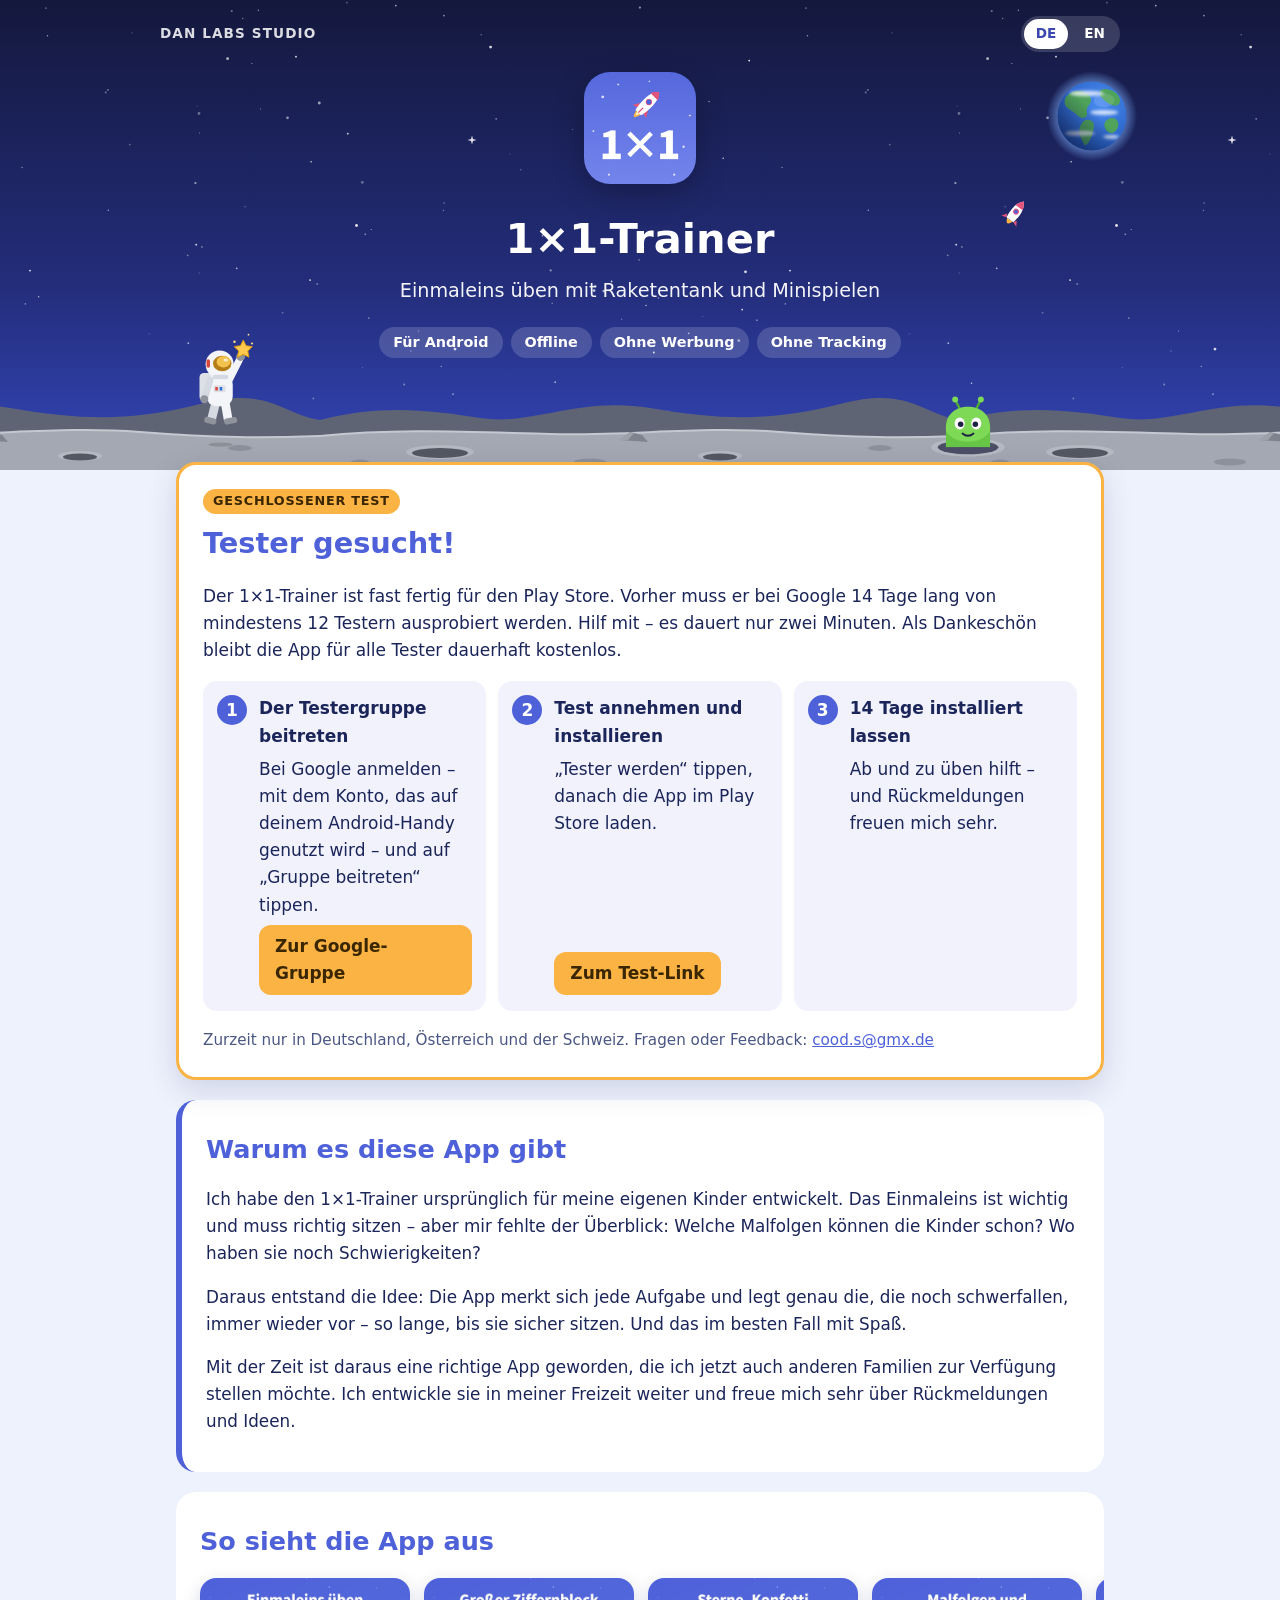
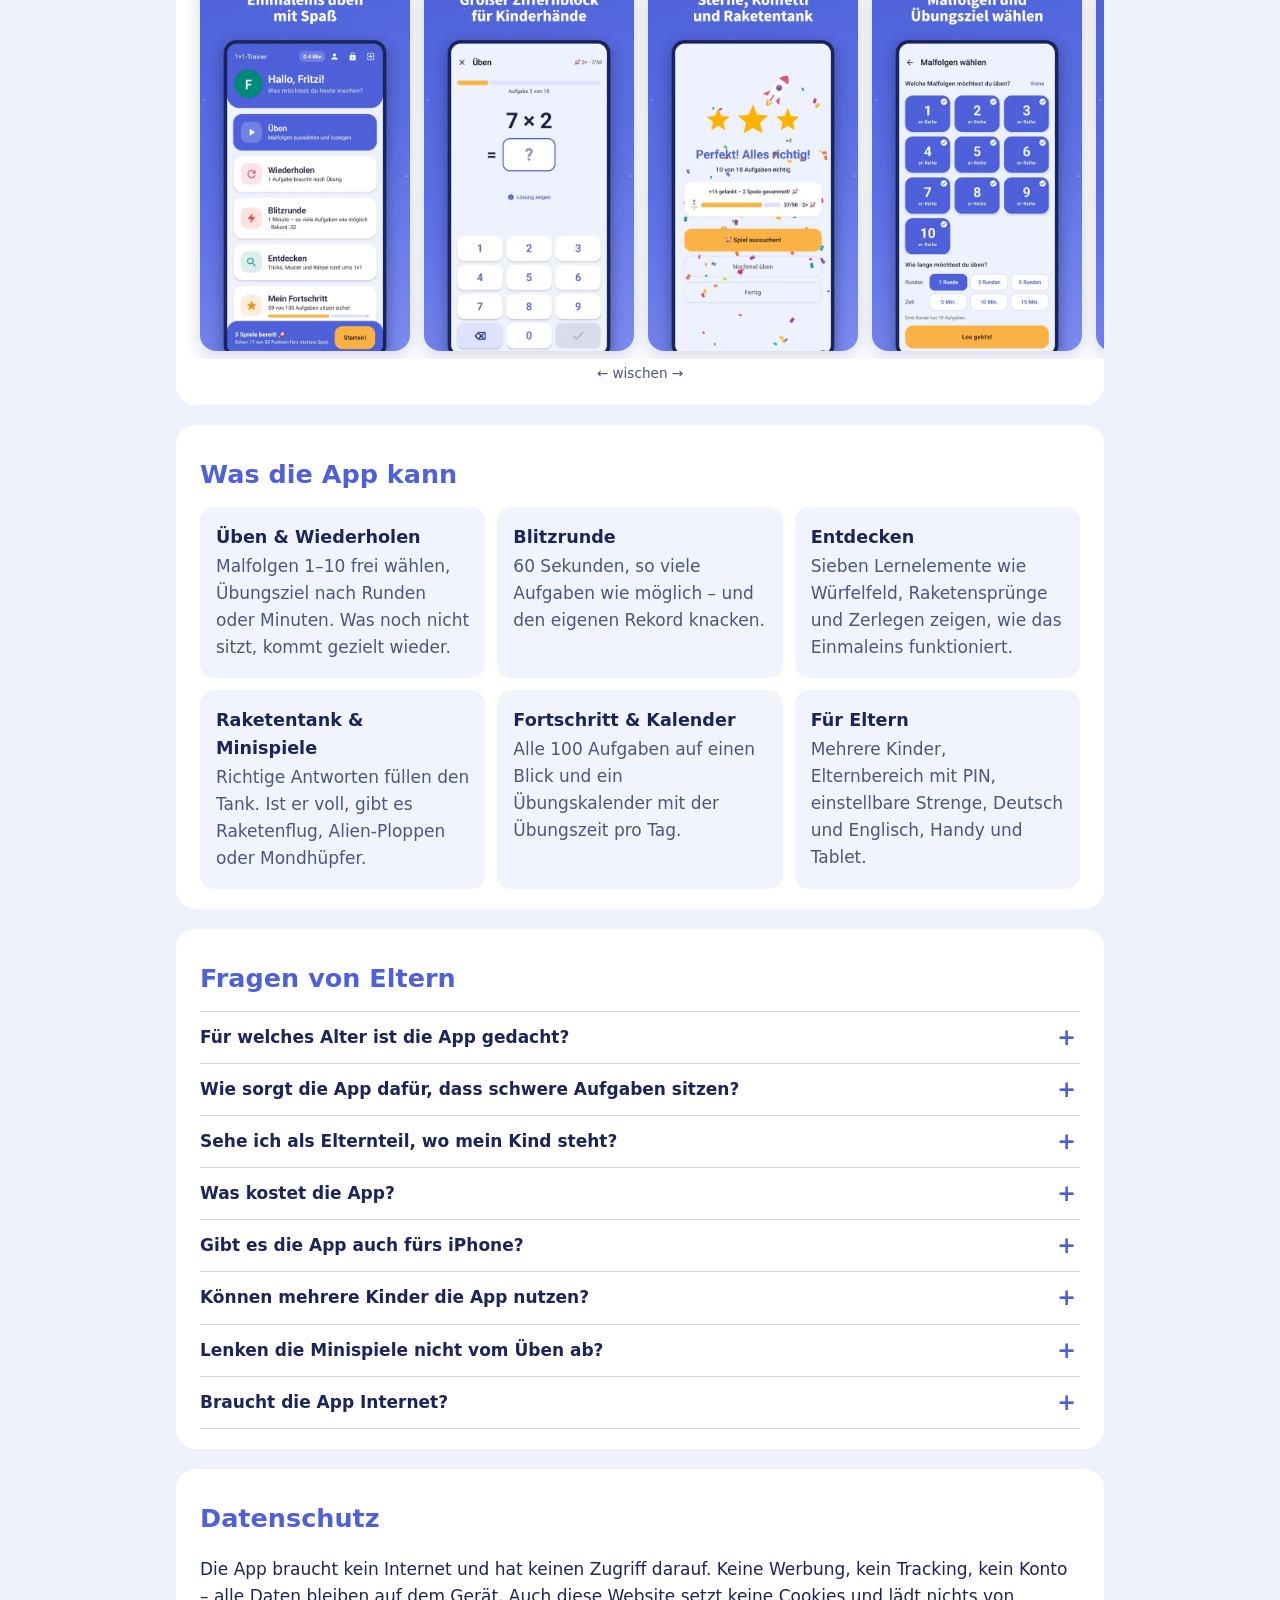
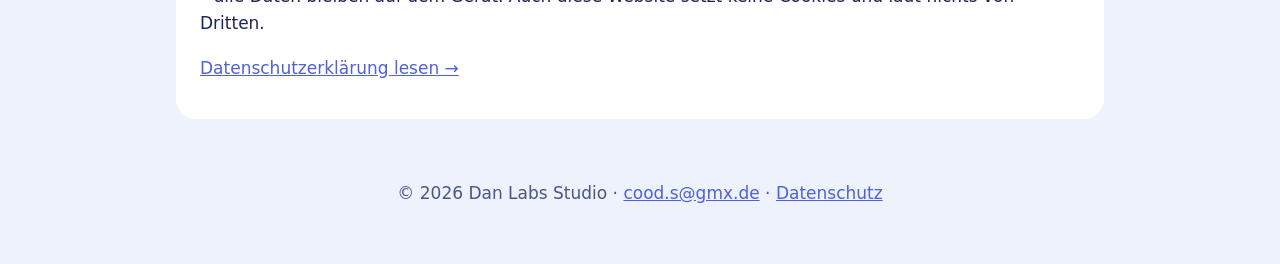
<file: index.html>
<!doctype html>
<html lang="de">
<head>
<meta charset="utf-8">
<meta name="viewport" content="width=device-width, initial-scale=1">
<title>1×1-Trainer – Einmaleins üben mit Spaß | App für Android</title>
<meta name="description" content="1×1-Trainer: Grundschulkinder üben das kleine Einmaleins. Die App merkt sich schwere Aufgaben und wiederholt sie, bis sie sitzen – mit Raketentank und Minispielen, offline und ohne Werbung. Für Android.">
<link rel="canonical" href="https://xxx8383.github.io/dan-labs-studio/">
<link rel="alternate" hreflang="de" href="https://xxx8383.github.io/dan-labs-studio/">
<link rel="alternate" hreflang="en" href="https://xxx8383.github.io/dan-labs-studio/en/">
<link rel="alternate" hreflang="x-default" href="https://xxx8383.github.io/dan-labs-studio/">
<meta property="og:type" content="website">
<meta property="og:url" content="https://xxx8383.github.io/dan-labs-studio/">
<meta property="og:title" content="1×1-Trainer – Einmaleins üben mit Spaß">
<meta property="og:description" content="Einmaleins üben mit Raketentank und Minispielen – schwere Aufgaben kommen wieder, bis sie sitzen. Offline, ohne Werbung. Für Android.">
<meta property="og:image" content="https://xxx8383.github.io/dan-labs-studio/bilder/app-symbol.png?v=2">
<meta property="og:locale" content="de_DE">
<link rel="icon" href="favicon.png?v=2" type="image/png">
<link rel="stylesheet" href="stil.css?v=3">
<link rel="stylesheet" href="start.css?v=3">
<script type="application/ld+json">
{
  "@context": "https://schema.org",
  "@type": "MobileApplication",
  "name": "1×1-Trainer",
  "alternateName": "1x1 Trainer",
  "operatingSystem": "Android 7.0+",
  "applicationCategory": "EducationalApplication",
  "inLanguage": [
    "de",
    "en"
  ],
  "description": "Lern-App für das kleine Einmaleins: wiederholt schwere Aufgaben, bis sie sitzen, mit Lernelementen, Blitzrunde, Übungskalender und Minispielen. Offline, ohne Werbung, ohne Tracking.",
  "image": "https://xxx8383.github.io/dan-labs-studio/bilder/app-symbol.png?v=2",
  "url": "https://xxx8383.github.io/dan-labs-studio/",
  "isAccessibleForFree": true,
  "audience": {
    "@type": "EducationalAudience",
    "educationalRole": "student"
  },
  "author": {
    "@type": "Organization",
    "name": "Dan Labs Studio",
    "email": "cood.s@gmx.de"
  }
}
</script>
</head>
<body>
<header class="held">
<div aria-hidden="true" class="weltraum">
<img alt="" class="erde" src="bilder/weltraum/erde.svg"/>
<img alt="" class="rakete" src="bilder/weltraum/rakete.svg"/>
<img alt="" class="astronaut" src="bilder/weltraum/astronaut.svg"/>
<img alt="" class="alien" src="bilder/weltraum/alien.svg"/>
</div>
<div class="leiste">
<span class="marke">Dan Labs Studio</span>
<nav aria-label="Sprache" class="umschalter"><a aria-current="page" href="./" hreflang="de" lang="de">DE</a><a href="en/" hreflang="en" lang="en">EN</a></nav>
</div>
<img alt="" class="symbol" height="112" src="bilder/app-symbol.png?v=2" width="112"/>
<h1>1×1-Trainer</h1>
<p class="unterzeile">
Einmaleins üben mit Raketentank und Minispielen

</p>
<ul class="plaketten">
<li>Für Android</li>
<li>Offline</li>
<li>Ohne Werbung</li>
<li>Ohne Tracking</li>
</ul>
</header>
<main>
<section class="tester" id="tester">
<p class="etikett">Geschlossener Test</p>
<h2>Tester gesucht!</h2>
<p>Der 1×1-Trainer ist fast fertig für den Play Store. Vorher muss er bei Google 14 Tage lang von mindestens 12 Testern ausprobiert werden. Hilf mit – es dauert nur zwei Minuten. Als Dankeschön bleibt die App für alle Tester dauerhaft kostenlos.</p>

<ol class="schritte">
<li>
<strong>Der Testergruppe beitreten</strong>
Bei Google anmelden – mit dem Konto, das auf deinem Android-Handy genutzt wird – und auf „Gruppe beitreten“ tippen.

<a class="knopf" href="https://groups.google.com/g/1x1-trainer-tester" rel="noopener">Zur Google-Gruppe</a>
</li>
<li>
<strong>Test annehmen und installieren</strong>
„Tester werden“ tippen, danach die App im Play Store laden.

<a class="knopf" href="https://play.google.com/apps/testing/de.dabe.einmaleinstrainer" rel="noopener">Zum Test-Link</a>
</li>
<li>
<strong>14 Tage installiert lassen</strong>
Ab und zu üben hilft – und Rückmeldungen freuen mich sehr.

</li>
</ol>
<p class="hinweis">
Zurzeit nur in Deutschland, Österreich und der Schweiz. Fragen oder Feedback: <a href="mailto:cood.s@gmx.de">cood.s@gmx.de</a>

</p>
</section>
<section class="persoenlich">
<h2>Warum es diese App gibt</h2>
<p>Ich habe den 1×1-Trainer ursprünglich für meine eigenen Kinder entwickelt. Das Einmaleins ist wichtig und muss richtig sitzen – aber mir fehlte der Überblick: Welche Malfolgen können die Kinder schon? Wo haben sie noch Schwierigkeiten?</p>

<p>Daraus entstand die Idee: Die App merkt sich jede Aufgabe und legt genau die, die noch schwerfallen, immer wieder vor – so lange, bis sie sicher sitzen. Und das im besten Fall mit Spaß.</p>

<p>Mit der Zeit ist daraus eine richtige App geworden, die ich jetzt auch anderen Familien zur Verfügung stellen möchte. Ich entwickle sie in meiner Freizeit weiter und freue mich sehr über Rückmeldungen und Ideen.</p>

</section>
<section aria-label="Screenshots" class="bilder">
<h2>So sieht die App aus</h2>
<div class="streifen">
<img alt="Startbildschirm: Einmaleins üben mit Spaß" height="960" src="bilder/de/01-start.webp" width="540"/>
<img alt="Üben: großer Ziffernblock für Kinderhände" height="960" loading="lazy" src="bilder/de/02-ueben.webp" width="540"/>
<img alt="Ergebnis: Sterne, Konfetti und Raketentank" height="960" loading="lazy" src="bilder/de/03-perfekt.webp" width="540"/>
<img alt="Malfolgen und Übungsziel wählen" height="960" loading="lazy" src="bilder/de/04-malfolgen.webp" width="540"/>
<img alt="Entdecken: verstehen statt nur auswendig lernen" height="960" loading="lazy" src="bilder/de/05-entdecken.webp" width="540"/>
<img alt="Fortschritt: alle 100 Aufgaben im Blick" height="960" loading="lazy" src="bilder/de/06-fortschritt.webp" width="540"/>
<img alt="Blitzrunde: 60 Sekunden Tempo" height="960" loading="lazy" src="bilder/de/07-blitzrunde.webp" width="540"/>
<img alt="Übungskalender für jeden Tag" height="960" loading="lazy" src="bilder/de/08-kalender.webp" width="540"/>
</div>

<p class="wischen">← wischen →</p>
</section>
<section>
<h2>Was die App kann</h2>
<div class="raster">
<div class="merkmal">
<h3>Üben &amp; Wiederholen</h3>
<p>Malfolgen 1–10 frei wählen, Übungsziel nach Runden oder Minuten. Was noch nicht sitzt, kommt gezielt wieder.</p>

</div>
<div class="merkmal">
<h3>Blitzrunde</h3>
<p>60 Sekunden, so viele Aufgaben wie möglich – und den eigenen Rekord knacken.</p>

</div>
<div class="merkmal">
<h3>Entdecken</h3>
<p>Sieben Lernelemente wie Würfelfeld, Raketensprünge und Zerlegen zeigen, wie das Einmaleins funktioniert.</p>

</div>
<div class="merkmal">
<h3>Raketentank &amp; Minispiele</h3>
<p>Richtige Antworten füllen den Tank. Ist er voll, gibt es Raketenflug, Alien-Ploppen oder Mondhüpfer.</p>

</div>
<div class="merkmal">
<h3>Fortschritt &amp; Kalender</h3>
<p>Alle 100 Aufgaben auf einen Blick und ein Übungskalender mit der Übungszeit pro Tag.</p>

</div>
<div class="merkmal">
<h3>Für Eltern</h3>
<p>Mehrere Kinder, Elternbereich mit PIN, einstellbare Strenge, Deutsch und Englisch, Handy und Tablet.</p>

</div>
</div>
</section>
<section class="fragen" id="fragen">
<h2>Fragen von Eltern</h2>
<details>
<summary>Für welches Alter ist die App gedacht?</summary>
<p>Für Kinder, die das kleine Einmaleins lernen oder festigen – meist in der 2. bis 4. Klasse. Auch ältere Kinder, bei denen einzelne Malfolgen noch wackeln, profitieren davon.</p>

</details>
<details>
<summary>Wie sorgt die App dafür, dass schwere Aufgaben sitzen?</summary>
<p>Die App merkt sich für jede der 100 Aufgaben die letzten fünf Versuche. Aufgaben, die noch nicht sicher sind, landen in „Wiederholen“ und kommen so lange wieder, bis sie sitzen. Falsch beantwortete Aufgaben tauchen schon wenige Aufgaben später erneut auf. 3 × 7 und 7 × 3 werden getrennt gezählt. Wie streng die App dabei ist, stellen Eltern selbst ein.</p>

</details>
<details>
<summary>Sehe ich als Elternteil, wo mein Kind steht?</summary>
<p>Ja. „Mein Fortschritt“ zeigt alle 100 Aufgaben farbig: sicher, fast sicher oder noch üben. Dazu gibt es einen Übungskalender mit der Übungszeit pro Tag. Im Elternbereich finden Sie den Kalender für jedes Kind.</p>

</details>
<details>
<summary>Was kostet die App?</summary>
<p>Zurzeit ist die App kostenlos, ohne Werbung und ohne Käufe. Für alle, die jetzt beim Test mitmachen, bleibt sie dauerhaft kostenlos.</p>

</details>
<details>
<summary>Gibt es die App auch fürs iPhone?</summary>
<p>Nein, zurzeit nur für Android (ab Android 7), auf Handy und Tablet, im Hoch- und Querformat.</p>

</details>
<details>
<summary>Können mehrere Kinder die App nutzen?</summary>
<p>Ja. Jedes Kind hat ein eigenes Profil mit eigenem Fortschritt, auf Wunsch mit Foto. Ein Konto oder eine E-Mail-Adresse braucht es nicht.</p>

</details>
<details>
<summary>Lenken die Minispiele nicht vom Üben ab?</summary>
<p>Ein Minispiel gibt es erst, wenn der Raketentank durch richtige Antworten voll ist – etwa alle vier bis fünf Runden. Ein Spiel dauert weniger als eine Minute. Eltern können die Minispiele im Elternbereich ganz ausschalten.</p>

</details>
<details>
<summary>Braucht die App Internet?</summary>
<p>Nein. Die App hat gar keinen Zugriff auf das Internet. Alle Daten bleiben auf dem Gerät; es gibt kein Tracking und keine Werbung.</p>

</details>
</section>
<section class="schutz">
<h2>Datenschutz</h2>
<p>Die App braucht kein Internet und hat keinen Zugriff darauf. Keine Werbung, kein Tracking, kein Konto – alle Daten bleiben auf dem Gerät. Auch diese Website setzt keine Cookies und lädt nichts von Dritten.</p>

<p><a href="einmaleins/">Datenschutzerklärung lesen →</a></p>
</section>
</main>
<footer>
<p>© 2026 Dan Labs Studio · <a href="mailto:cood.s@gmx.de">cood.s@gmx.de</a> · <a href="einmaleins/">Datenschutz</a></p>
</footer>

</body>
</html>
</file>
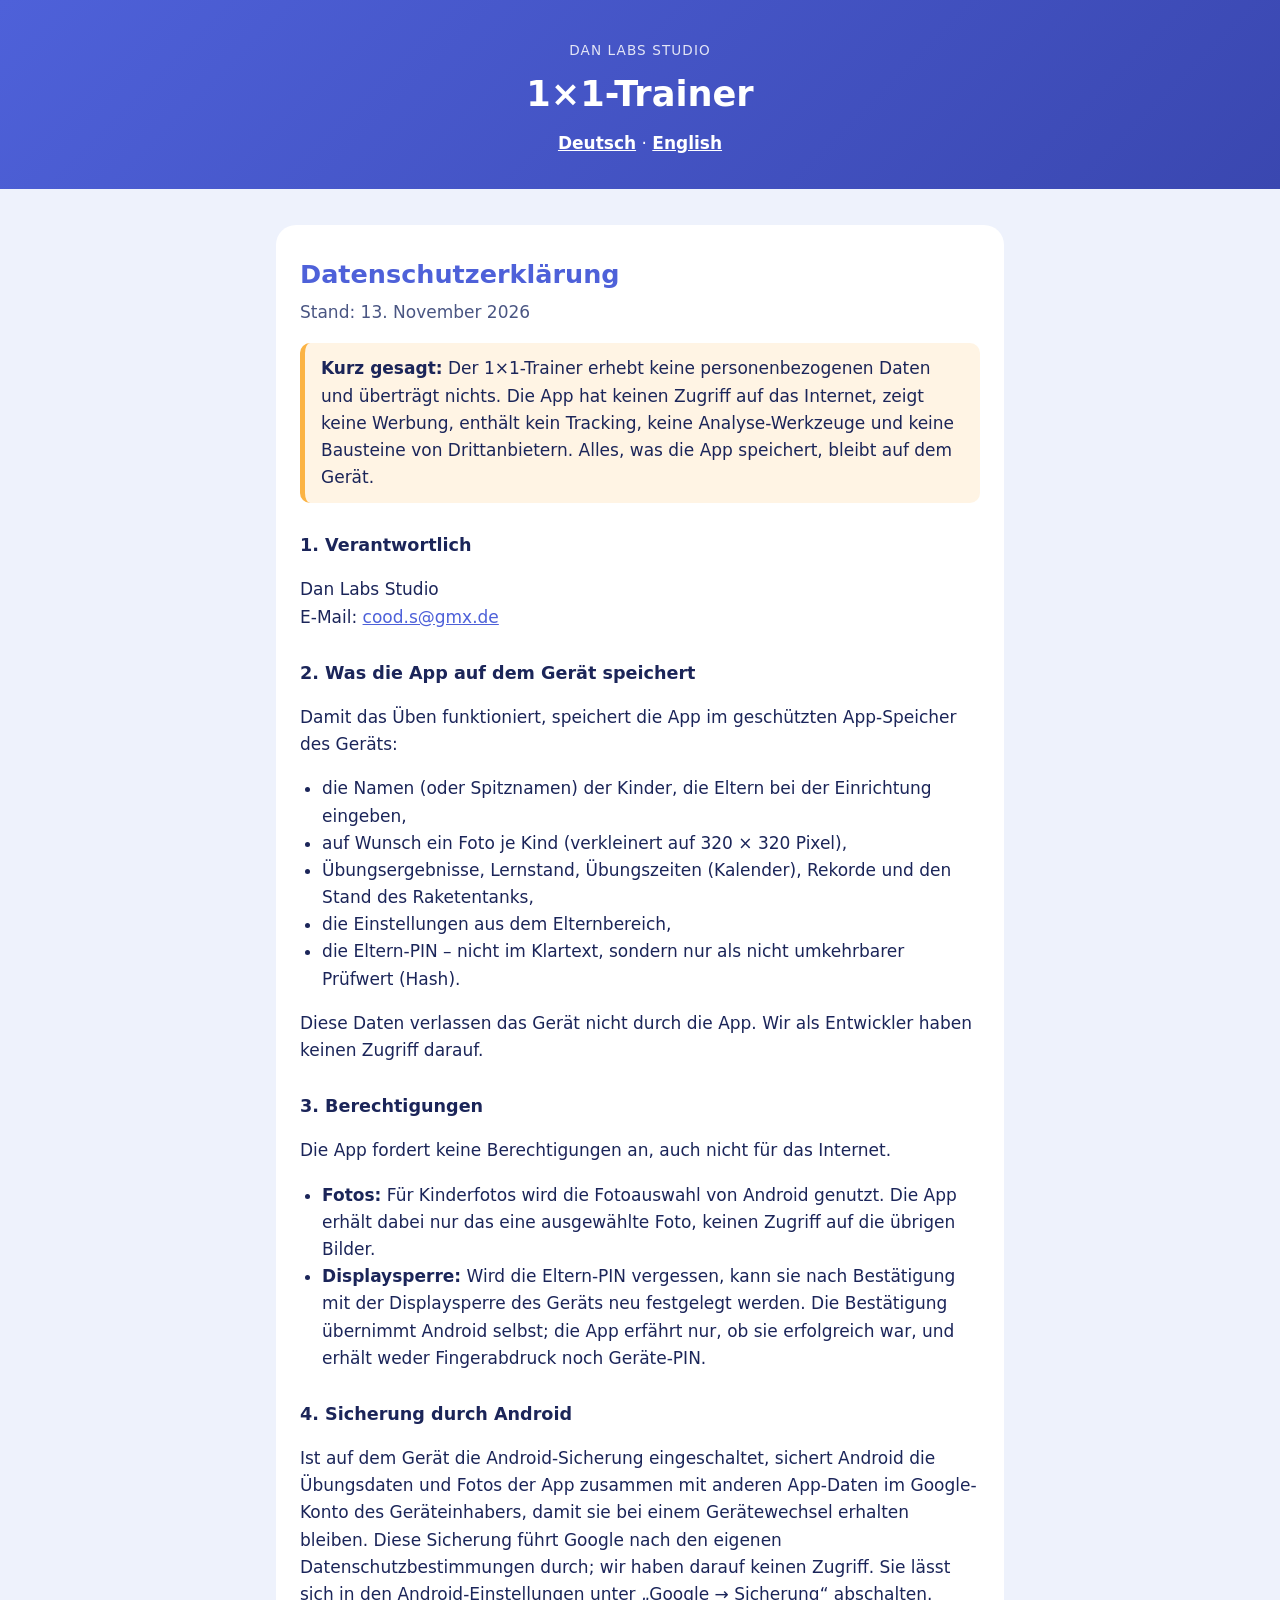
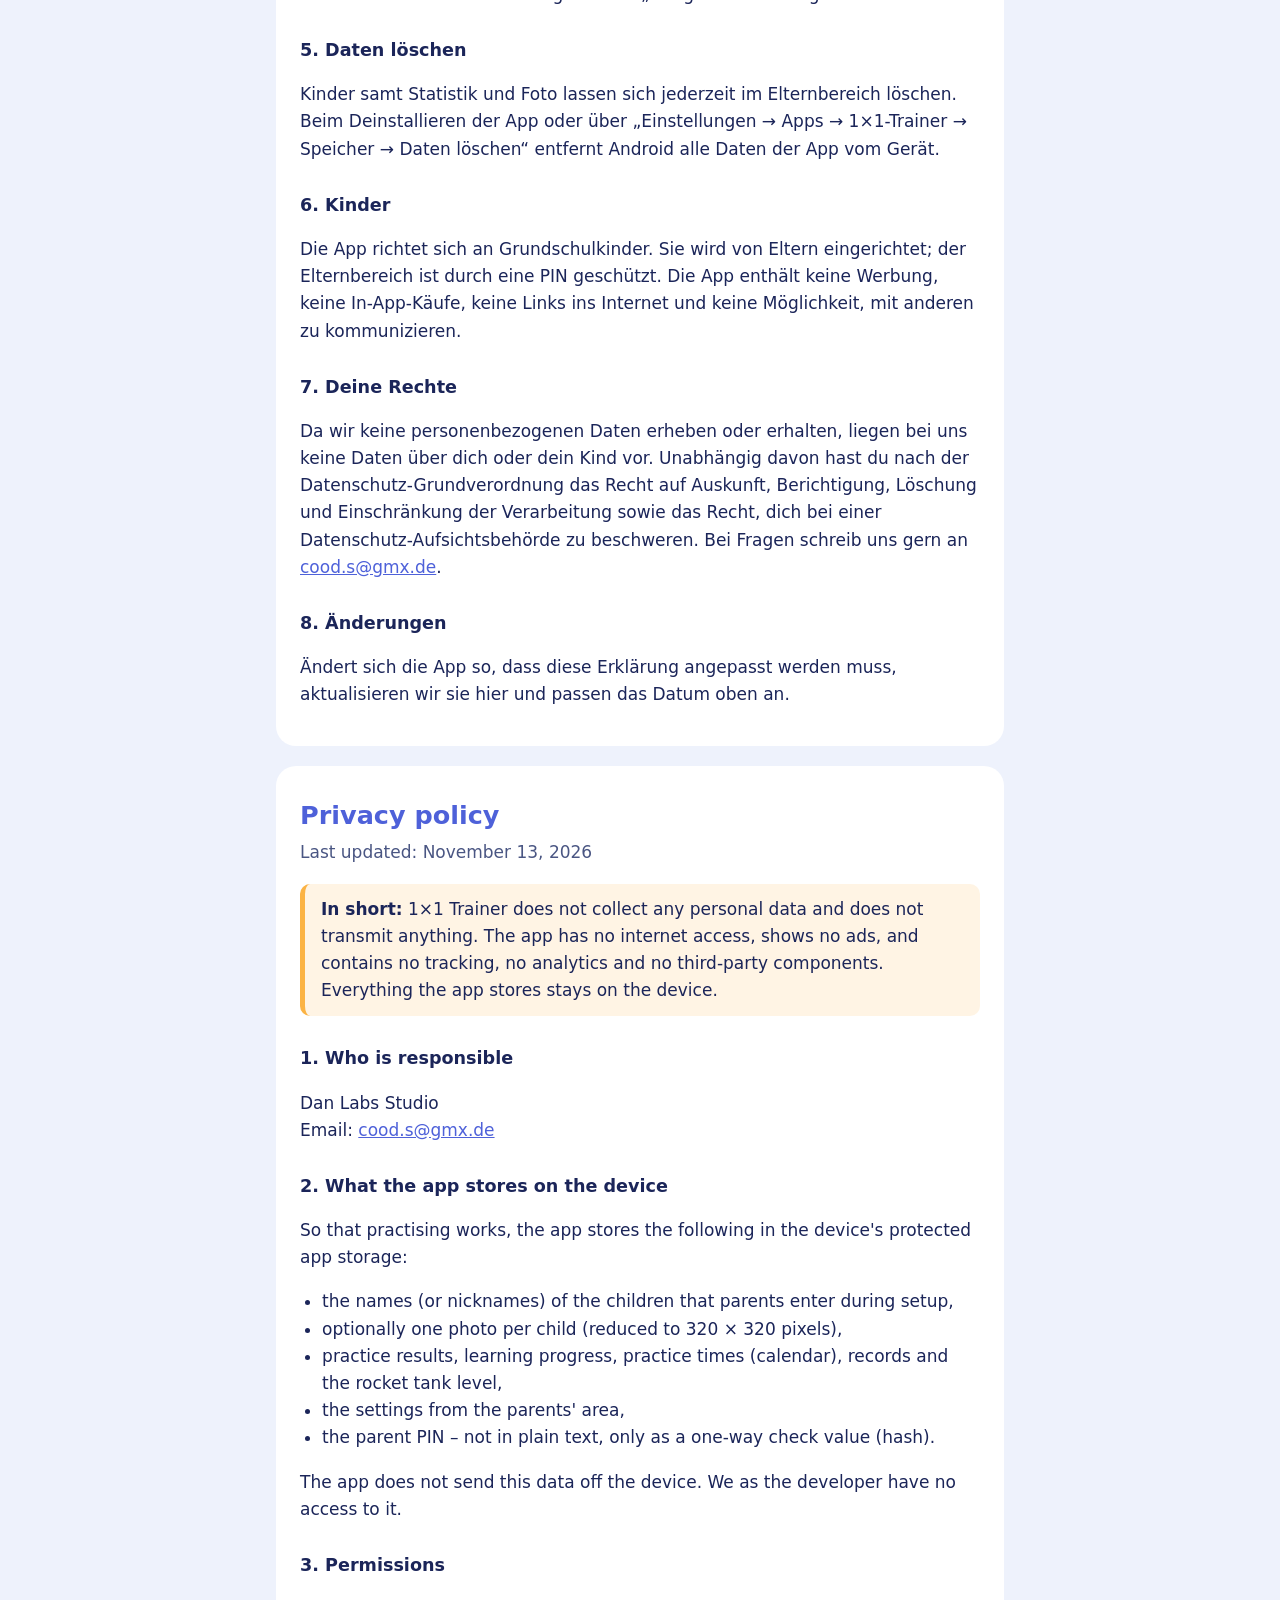
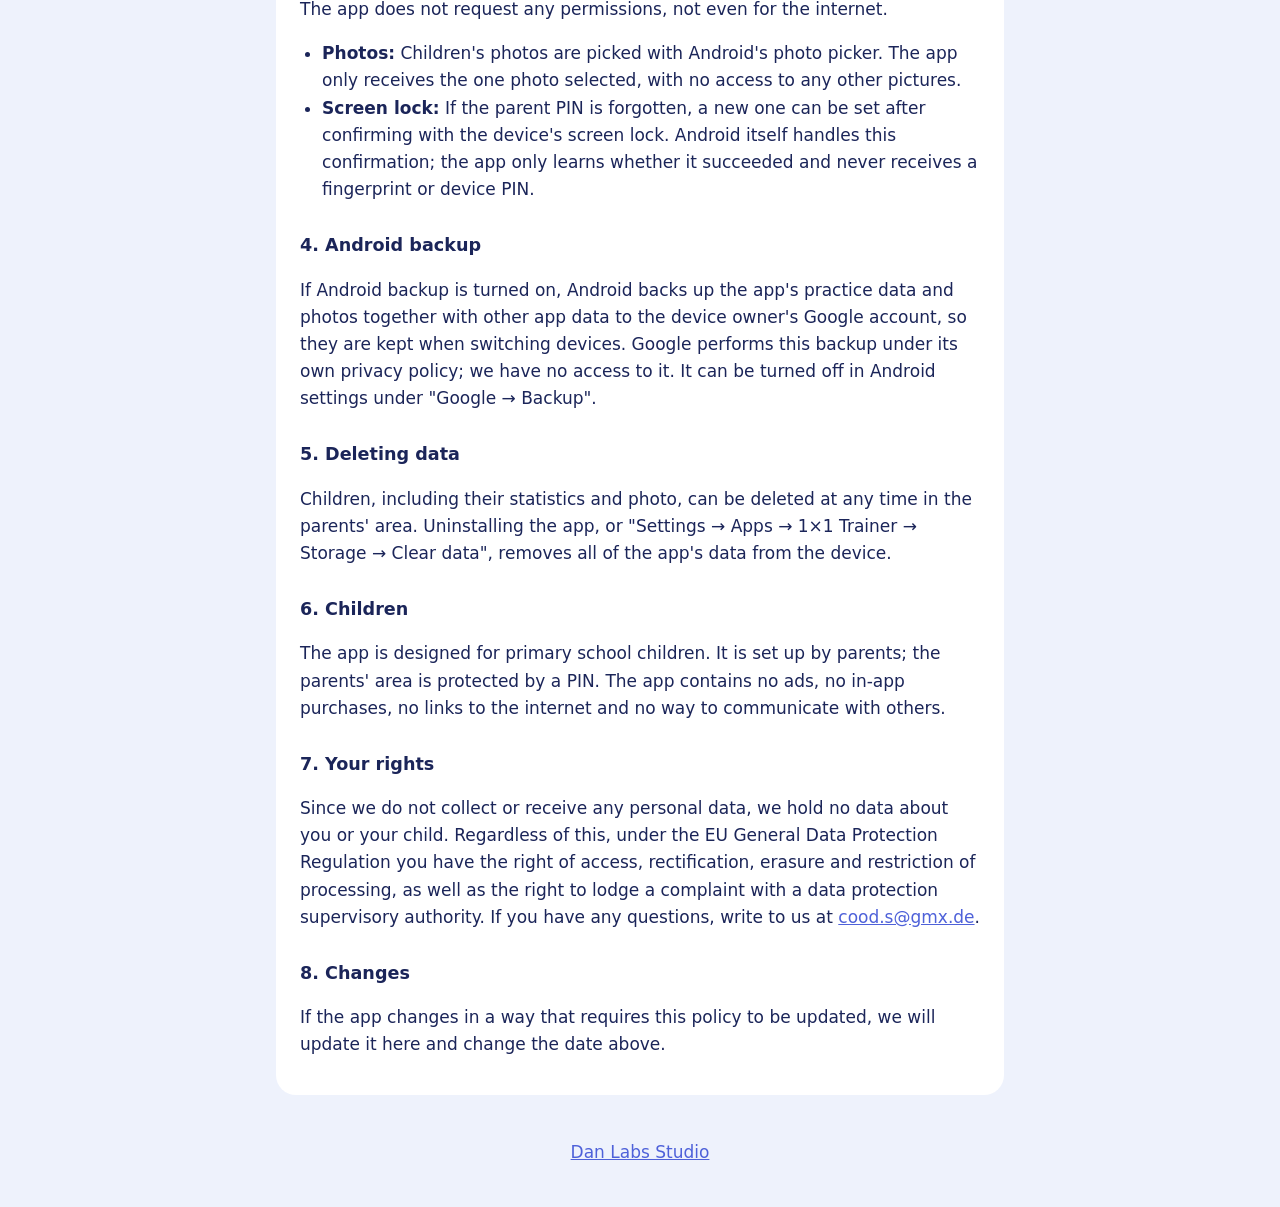
<file: einmaleins/index.html>
<!doctype html>
<html lang="de">
<head>
<meta charset="utf-8">
<meta name="viewport" content="width=device-width, initial-scale=1">
<title>1×1-Trainer – Datenschutz / Privacy</title>
<meta name="description" content="Datenschutzerklärung der App 1×1-Trainer von Dan Labs Studio. Privacy policy of the 1×1 Trainer app by Dan Labs Studio.">
<link rel="stylesheet" href="../stil.css">
</head>
<body>
<header>
  <p class="marke">Dan Labs Studio</p>
  <h1>1×1-Trainer</h1>
  <nav class="sprachen"><a href="#de">Deutsch</a> · <a href="#en">English</a></nav>
</header>

<main>
<section id="de" lang="de">
  <h2>Datenschutzerklärung</h2>
  <p class="stand">Stand: 13. November 2026</p>

  <div class="kurz">
    <strong>Kurz gesagt:</strong> Der 1×1-Trainer erhebt keine personenbezogenen Daten und überträgt nichts.
    Die App hat keinen Zugriff auf das Internet, zeigt keine Werbung, enthält kein Tracking, keine Analyse-Werkzeuge
    und keine Bausteine von Drittanbietern. Alles, was die App speichert, bleibt auf dem Gerät.
  </div>

  <h3>1. Verantwortlich</h3>
  <p>Dan Labs Studio<br>E-Mail: <a href="mailto:cood.s@gmx.de">cood.s@gmx.de</a></p>

  <h3>2. Was die App auf dem Gerät speichert</h3>
  <p>Damit das Üben funktioniert, speichert die App im geschützten App-Speicher des Geräts:</p>
  <ul>
    <li>die Namen (oder Spitznamen) der Kinder, die Eltern bei der Einrichtung eingeben,</li>
    <li>auf Wunsch ein Foto je Kind (verkleinert auf 320 × 320 Pixel),</li>
    <li>Übungsergebnisse, Lernstand, Übungszeiten (Kalender), Rekorde und den Stand des Raketentanks,</li>
    <li>die Einstellungen aus dem Elternbereich,</li>
    <li>die Eltern-PIN – nicht im Klartext, sondern nur als nicht umkehrbarer Prüfwert (Hash).</li>
  </ul>
  <p>Diese Daten verlassen das Gerät nicht durch die App. Wir als Entwickler haben keinen Zugriff darauf.</p>

  <h3>3. Berechtigungen</h3>
  <p>Die App fordert keine Berechtigungen an, auch nicht für das Internet.</p>
  <ul>
    <li><strong>Fotos:</strong> Für Kinderfotos wird die Fotoauswahl von Android genutzt. Die App erhält dabei nur das eine
      ausgewählte Foto, keinen Zugriff auf die übrigen Bilder.</li>
    <li><strong>Displaysperre:</strong> Wird die Eltern-PIN vergessen, kann sie nach Bestätigung mit der Displaysperre
      des Geräts neu festgelegt werden. Die Bestätigung übernimmt Android selbst; die App erfährt nur, ob sie erfolgreich war,
      und erhält weder Fingerabdruck noch Geräte-PIN.</li>
  </ul>

  <h3>4. Sicherung durch Android</h3>
  <p>Ist auf dem Gerät die Android-Sicherung eingeschaltet, sichert Android die Übungsdaten und Fotos der App zusammen mit
    anderen App-Daten im Google-Konto des Geräteinhabers, damit sie bei einem Gerätewechsel erhalten bleiben. Diese Sicherung
    führt Google nach den eigenen Datenschutzbestimmungen durch; wir haben darauf keinen Zugriff. Sie lässt sich in den
    Android-Einstellungen unter „Google → Sicherung“ abschalten.</p>

  <h3>5. Daten löschen</h3>
  <p>Kinder samt Statistik und Foto lassen sich jederzeit im Elternbereich löschen. Beim Deinstallieren der App oder über
    „Einstellungen → Apps → 1×1-Trainer → Speicher → Daten löschen“ entfernt Android alle Daten der App vom Gerät.</p>

  <h3>6. Kinder</h3>
  <p>Die App richtet sich an Grundschulkinder. Sie wird von Eltern eingerichtet; der Elternbereich ist durch eine PIN geschützt.
    Die App enthält keine Werbung, keine In-App-Käufe, keine Links ins Internet und keine Möglichkeit, mit anderen zu kommunizieren.</p>

  <h3>7. Deine Rechte</h3>
  <p>Da wir keine personenbezogenen Daten erheben oder erhalten, liegen bei uns keine Daten über dich oder dein Kind vor.
    Unabhängig davon hast du nach der Datenschutz-Grundverordnung das Recht auf Auskunft, Berichtigung, Löschung und
    Einschränkung der Verarbeitung sowie das Recht, dich bei einer Datenschutz-Aufsichtsbehörde zu beschweren.
    Bei Fragen schreib uns gern an <a href="mailto:cood.s@gmx.de">cood.s@gmx.de</a>.</p>

  <h3>8. Änderungen</h3>
  <p>Ändert sich die App so, dass diese Erklärung angepasst werden muss, aktualisieren wir sie hier und passen das Datum oben an.</p>
</section>

<section id="en" lang="en">
  <h2>Privacy policy</h2>
  <p class="stand">Last updated: November 13, 2026</p>

  <div class="kurz">
    <strong>In short:</strong> 1×1 Trainer does not collect any personal data and does not transmit anything.
    The app has no internet access, shows no ads, and contains no tracking, no analytics and no third-party components.
    Everything the app stores stays on the device.
  </div>

  <h3>1. Who is responsible</h3>
  <p>Dan Labs Studio<br>Email: <a href="mailto:cood.s@gmx.de">cood.s@gmx.de</a></p>

  <h3>2. What the app stores on the device</h3>
  <p>So that practising works, the app stores the following in the device's protected app storage:</p>
  <ul>
    <li>the names (or nicknames) of the children that parents enter during setup,</li>
    <li>optionally one photo per child (reduced to 320 × 320 pixels),</li>
    <li>practice results, learning progress, practice times (calendar), records and the rocket tank level,</li>
    <li>the settings from the parents' area,</li>
    <li>the parent PIN – not in plain text, only as a one-way check value (hash).</li>
  </ul>
  <p>The app does not send this data off the device. We as the developer have no access to it.</p>

  <h3>3. Permissions</h3>
  <p>The app does not request any permissions, not even for the internet.</p>
  <ul>
    <li><strong>Photos:</strong> Children's photos are picked with Android's photo picker. The app only receives the one
      photo selected, with no access to any other pictures.</li>
    <li><strong>Screen lock:</strong> If the parent PIN is forgotten, a new one can be set after confirming with the device's
      screen lock. Android itself handles this confirmation; the app only learns whether it succeeded and never receives
      a fingerprint or device PIN.</li>
  </ul>

  <h3>4. Android backup</h3>
  <p>If Android backup is turned on, Android backs up the app's practice data and photos together with other app data to
    the device owner's Google account, so they are kept when switching devices. Google performs this backup under its own
    privacy policy; we have no access to it. It can be turned off in Android settings under "Google → Backup".</p>

  <h3>5. Deleting data</h3>
  <p>Children, including their statistics and photo, can be deleted at any time in the parents' area. Uninstalling the app,
    or "Settings → Apps → 1×1 Trainer → Storage → Clear data", removes all of the app's data from the device.</p>

  <h3>6. Children</h3>
  <p>The app is designed for primary school children. It is set up by parents; the parents' area is protected by a PIN.
    The app contains no ads, no in-app purchases, no links to the internet and no way to communicate with others.</p>

  <h3>7. Your rights</h3>
  <p>Since we do not collect or receive any personal data, we hold no data about you or your child. Regardless of this,
    under the EU General Data Protection Regulation you have the right of access, rectification, erasure and restriction of
    processing, as well as the right to lodge a complaint with a data protection supervisory authority.
    If you have any questions, write to us at <a href="mailto:cood.s@gmx.de">cood.s@gmx.de</a>.</p>

  <h3>8. Changes</h3>
  <p>If the app changes in a way that requires this policy to be updated, we will update it here and change the date above.</p>
</section>
</main>

<footer><a href="../">Dan Labs Studio</a></footer>
</body>
</html>
</file>
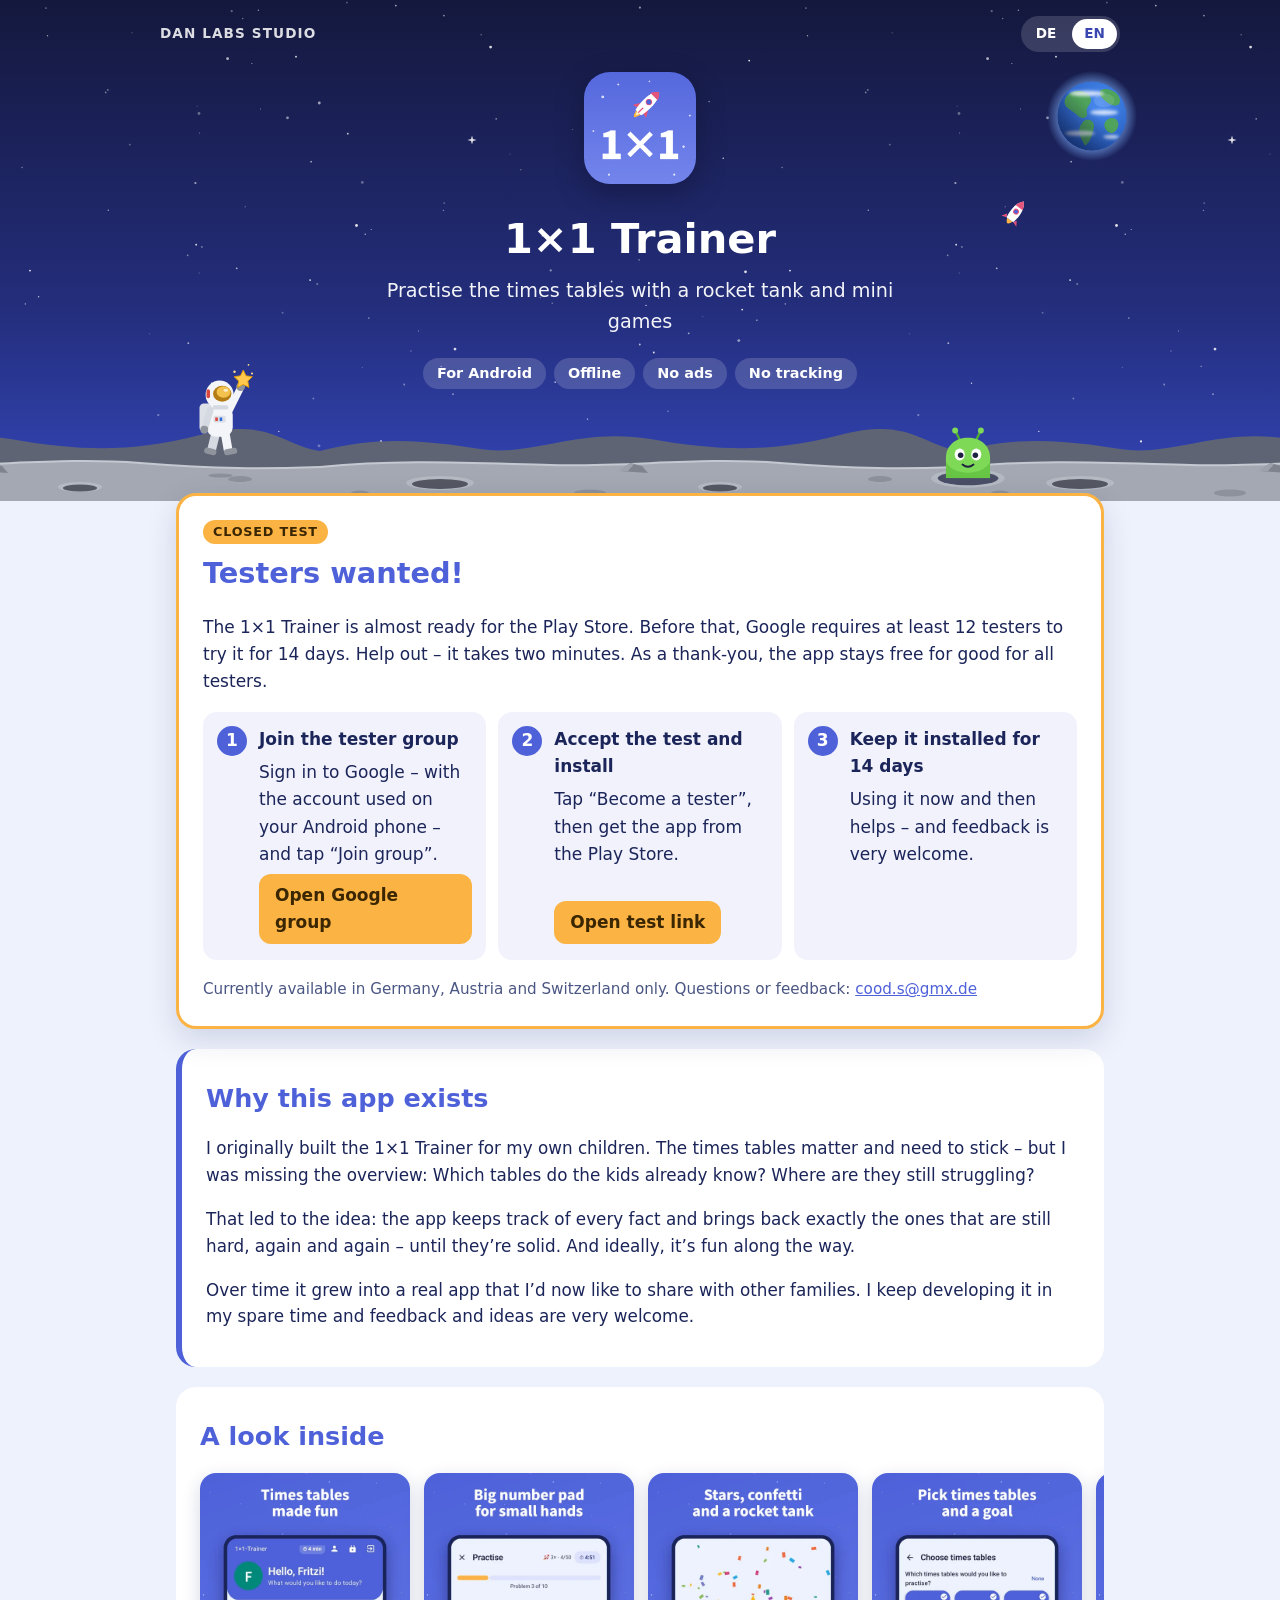
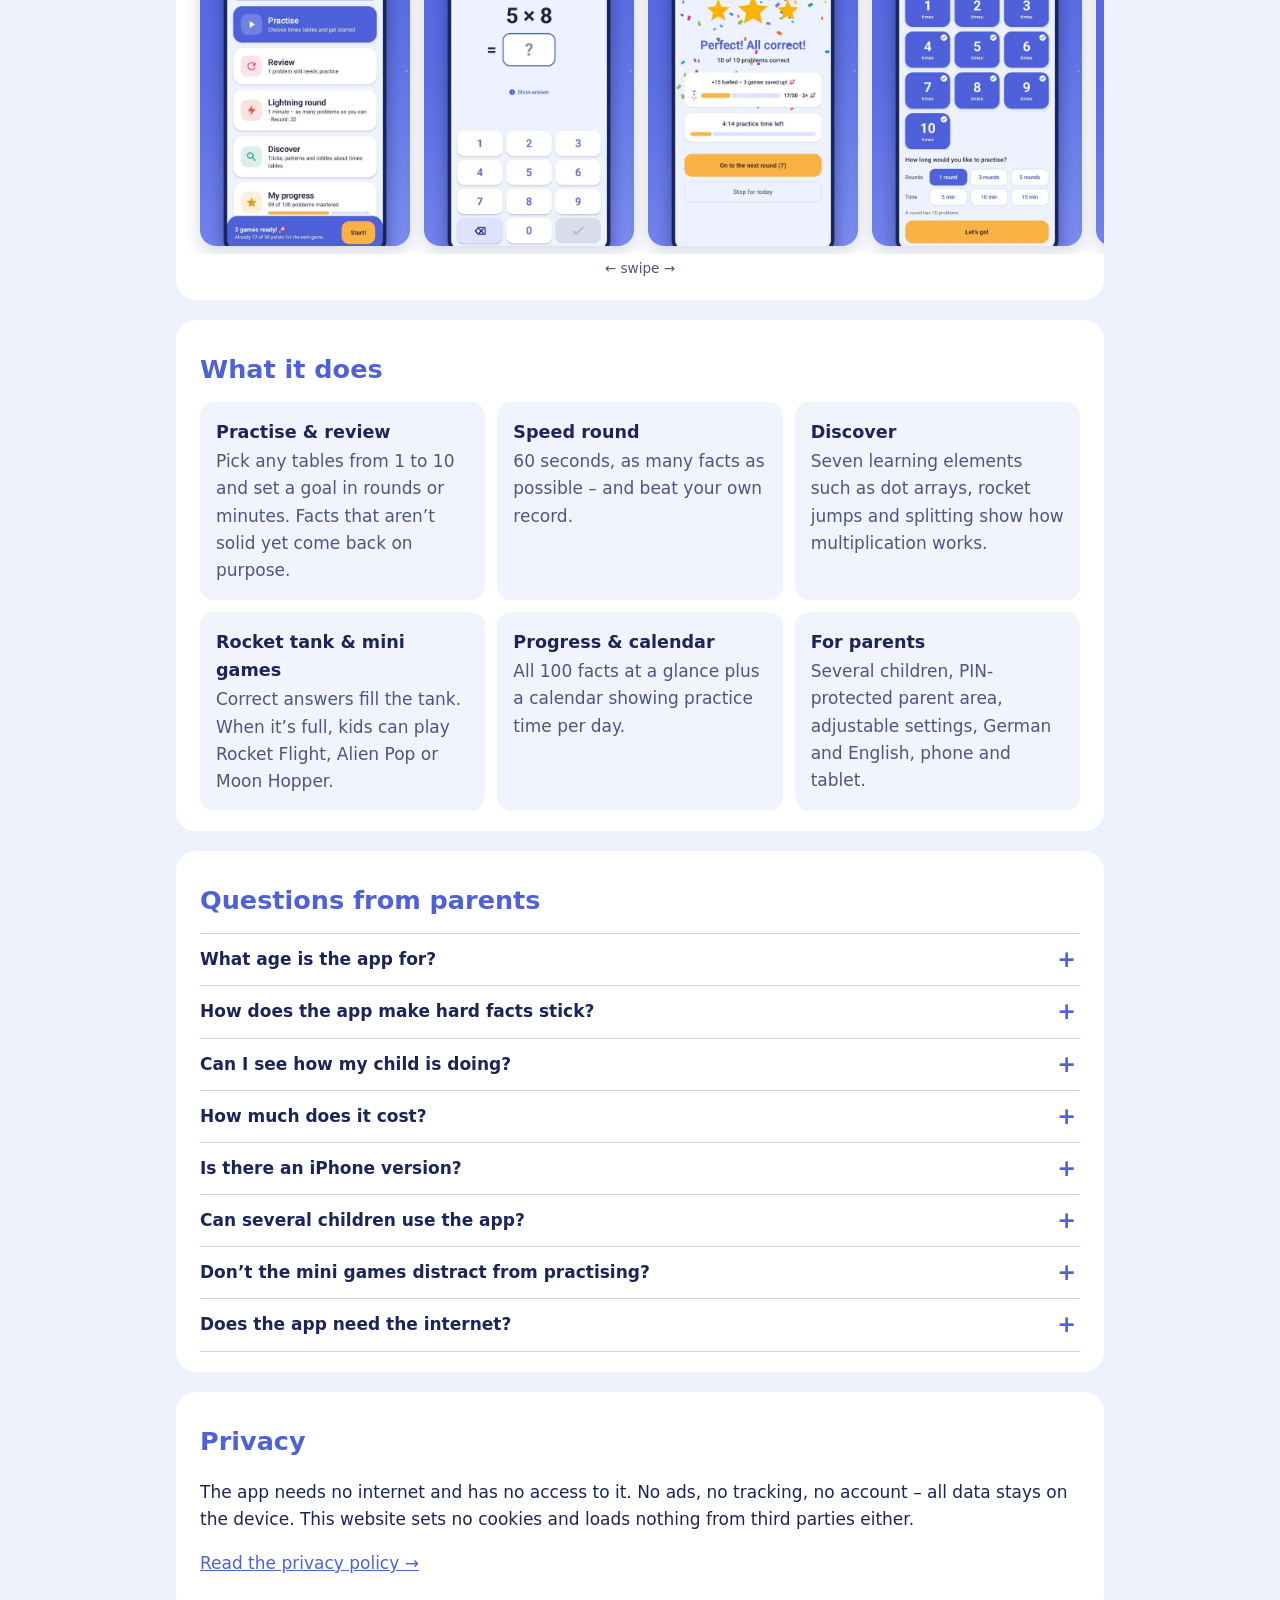
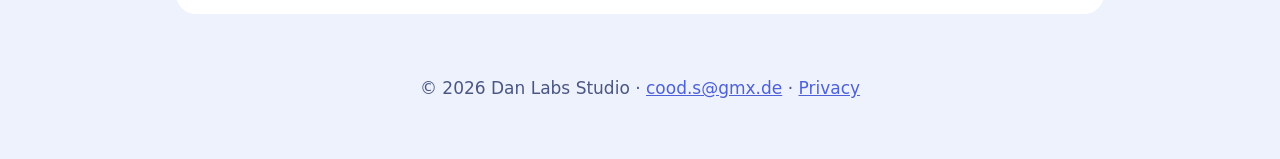
<file: en/index.html>
<!doctype html>
<html lang="en">
<head>
<meta charset="utf-8">
<meta name="viewport" content="width=device-width, initial-scale=1">
<title>1×1 Trainer – Practise the times tables | App for Android</title>
<meta name="description" content="1×1 Trainer: children practise the times tables up to 10 × 10. The app remembers hard facts and repeats them until they stick – with a rocket tank and mini games, offline and ad-free. For Android.">
<link rel="canonical" href="https://xxx8383.github.io/dan-labs-studio/en/">
<link rel="alternate" hreflang="de" href="https://xxx8383.github.io/dan-labs-studio/">
<link rel="alternate" hreflang="en" href="https://xxx8383.github.io/dan-labs-studio/en/">
<link rel="alternate" hreflang="x-default" href="https://xxx8383.github.io/dan-labs-studio/">
<meta property="og:type" content="website">
<meta property="og:url" content="https://xxx8383.github.io/dan-labs-studio/en/">
<meta property="og:title" content="1×1 Trainer – Practise the times tables">
<meta property="og:description" content="Practise the times tables with a rocket tank and mini games – hard facts come back until they stick. Offline, ad-free. For Android.">
<meta property="og:image" content="https://xxx8383.github.io/dan-labs-studio/bilder/app-symbol.png?v=2">
<meta property="og:locale" content="en_US">
<link rel="icon" href="../favicon.png?v=2" type="image/png">
<link rel="stylesheet" href="../stil.css?v=3">
<link rel="stylesheet" href="../start.css?v=3">
<script type="application/ld+json">
{
  "@context": "https://schema.org",
  "@type": "MobileApplication",
  "name": "1×1 Trainer",
  "alternateName": "1x1 Trainer",
  "operatingSystem": "Android 7.0+",
  "applicationCategory": "EducationalApplication",
  "inLanguage": [
    "de",
    "en"
  ],
  "description": "Learning app for the times tables: repeats hard facts until they stick, with learning activities, speed round, practice calendar and mini games. Offline, no ads, no tracking.",
  "image": "https://xxx8383.github.io/dan-labs-studio/bilder/app-symbol.png?v=2",
  "url": "https://xxx8383.github.io/dan-labs-studio/en/",
  "isAccessibleForFree": true,
  "audience": {
    "@type": "EducationalAudience",
    "educationalRole": "student"
  },
  "author": {
    "@type": "Organization",
    "name": "Dan Labs Studio",
    "email": "cood.s@gmx.de"
  }
}
</script>
</head>
<body>
<header class="held">
<div aria-hidden="true" class="weltraum">
<img alt="" class="erde" src="../bilder/weltraum/erde.svg"/>
<img alt="" class="rakete" src="../bilder/weltraum/rakete.svg"/>
<img alt="" class="astronaut" src="../bilder/weltraum/astronaut.svg"/>
<img alt="" class="alien" src="../bilder/weltraum/alien.svg"/>
</div>
<div class="leiste">
<span class="marke">Dan Labs Studio</span>
<nav aria-label="Language" class="umschalter"><a href="../" hreflang="de" lang="de">DE</a><a aria-current="page" href="./" hreflang="en" lang="en">EN</a></nav>
</div>
<img alt="" class="symbol" height="112" src="../bilder/app-symbol.png?v=2" width="112"/>
<h1>1×1 Trainer</h1>
<p class="unterzeile">

<span>Practise the times tables with a rocket tank and mini games</span>
</p>
<ul class="plaketten">
<li><span>For Android</span></li>
<li><span>Offline</span></li>
<li><span>No ads</span></li>
<li><span>No tracking</span></li>
</ul>
</header>
<main>
<section class="tester" id="tester">
<p class="etikett"><span>Closed test</span></p>
<h2><span>Testers wanted!</span></h2>

<p>The 1×1 Trainer is almost ready for the Play Store. Before that, Google requires at least 12 testers to try it for 14 days. Help out – it takes two minutes. As a thank-you, the app stays free for good for all testers.</p>
<ol class="schritte">
<li>
<strong><span>Join the tester group</span></strong>

<span>Sign in to Google – with the account used on your Android phone – and tap “Join group”.</span>
<a class="knopf" href="https://groups.google.com/g/1x1-trainer-tester" rel="noopener"><span>Open Google group</span></a>
</li>
<li>
<strong><span>Accept the test and install</span></strong>

<span>Tap “Become a tester”, then get the app from the Play Store.</span>
<a class="knopf" href="https://play.google.com/apps/testing/de.dabe.einmaleinstrainer" rel="noopener"><span>Open test link</span></a>
</li>
<li>
<strong><span>Keep it installed for 14 days</span></strong>

<span>Using it now and then helps – and feedback is very welcome.</span>
</li>
</ol>
<p class="hinweis">

<span>Currently available in Germany, Austria and Switzerland only. Questions or feedback: <a href="mailto:cood.s@gmx.de">cood.s@gmx.de</a></span>
</p>
</section>
<section class="persoenlich">
<h2><span>Why this app exists</span></h2>

<p>I originally built the 1×1 Trainer for my own children. The times tables matter and need to stick – but I was missing the overview: Which tables do the kids already know? Where are they still struggling?</p>

<p>That led to the idea: the app keeps track of every fact and brings back exactly the ones that are still hard, again and again – until they’re solid. And ideally, it’s fun along the way.</p>

<p>Over time it grew into a real app that I’d now like to share with other families. I keep developing it in my spare time and feedback and ideas are very welcome.</p>
</section>
<section aria-label="Screenshots" class="bilder">
<h2><span>A look inside</span></h2>

<div class="streifen">
<img alt="Home screen: practise the times tables" height="960" src="../bilder/en/01-start.webp" width="540"/>
<img alt="Practice: large number pad for small hands" height="960" loading="lazy" src="../bilder/en/02-ueben.webp" width="540"/>
<img alt="Result: stars, confetti and rocket tank" height="960" loading="lazy" src="../bilder/en/03-perfekt.webp" width="540"/>
<img alt="Choose times tables and a practice goal" height="960" loading="lazy" src="../bilder/en/04-malfolgen.webp" width="540"/>
<img alt="Discover: understand instead of memorising" height="960" loading="lazy" src="../bilder/en/05-entdecken.webp" width="540"/>
<img alt="Progress: all 100 facts at a glance" height="960" loading="lazy" src="../bilder/en/06-fortschritt.webp" width="540"/>
<img alt="Speed round: 60 seconds" height="960" loading="lazy" src="../bilder/en/07-blitzrunde.webp" width="540"/>
<img alt="Practice calendar for every day" height="960" loading="lazy" src="../bilder/en/08-kalender.webp" width="540"/>
</div>
<p class="wischen"><span>← swipe →</span></p>
</section>
<section>
<h2><span>What it does</span></h2>
<div class="raster">
<div class="merkmal">
<h3><span>Practise &amp; review</span></h3>

<p>Pick any tables from 1 to 10 and set a goal in rounds or minutes. Facts that aren’t solid yet come back on purpose.</p>
</div>
<div class="merkmal">
<h3><span>Speed round</span></h3>

<p>60 seconds, as many facts as possible – and beat your own record.</p>
</div>
<div class="merkmal">
<h3><span>Discover</span></h3>

<p>Seven learning elements such as dot arrays, rocket jumps and splitting show how multiplication works.</p>
</div>
<div class="merkmal">
<h3><span>Rocket tank &amp; mini games</span></h3>

<p>Correct answers fill the tank. When it’s full, kids can play Rocket Flight, Alien Pop or Moon Hopper.</p>
</div>
<div class="merkmal">
<h3><span>Progress &amp; calendar</span></h3>

<p>All 100 facts at a glance plus a calendar showing practice time per day.</p>
</div>
<div class="merkmal">
<h3><span>For parents</span></h3>

<p>Several children, PIN-protected parent area, adjustable settings, German and English, phone and tablet.</p>
</div>
</div>
</section>
<section class="fragen" id="fragen">
<h2><span>Questions from parents</span></h2>
<details>
<summary><span>What age is the app for?</span></summary>

<p>For children who are learning or consolidating the times tables up to 10 × 10 – usually aged 7 to 10. Older kids who still struggle with some tables benefit too.</p>
</details>
<details>
<summary><span>How does the app make hard facts stick?</span></summary>

<p>For each of the 100 facts the app remembers the last five attempts. Facts that aren’t solid yet go into “Review” and keep coming back until they stick. A wrong answer reappears just a few questions later. 3 × 7 and 7 × 3 are counted separately. Parents decide how strict the app should be.</p>
</details>
<details>
<summary><span>Can I see how my child is doing?</span></summary>

<p>Yes. “My progress” shows all 100 facts in colour: solid, almost solid or still practising. There is also a calendar with practice time per day. The parent area has the calendar for every child.</p>
</details>
<details>
<summary><span>How much does it cost?</span></summary>

<p>The app is currently free, with no ads and no purchases. For everyone who joins the test now, it stays free for good.</p>
</details>
<details>
<summary><span>Is there an iPhone version?</span></summary>

<p>No, currently Android only (Android 7 or later), on phones and tablets, in portrait and landscape.</p>
</details>
<details>
<summary><span>Can several children use the app?</span></summary>

<p>Yes. Each child has their own profile and progress, with an optional photo. No account or email address is needed.</p>
</details>
<details>
<summary><span>Don’t the mini games distract from practising?</span></summary>

<p>A mini game is only unlocked once correct answers have filled the rocket tank – roughly every four to five rounds. A game lasts less than a minute. Parents can switch mini games off completely in the parent area.</p>
</details>
<details>
<summary><span>Does the app need the internet?</span></summary>

<p>No. The app has no internet access at all. All data stays on the device; there is no tracking and no advertising.</p>
</details>
</section>
<section class="schutz">
<h2><span>Privacy</span></h2>

<p>The app needs no internet and has no access to it. No ads, no tracking, no account – all data stays on the device. This website sets no cookies and loads nothing from third parties either.</p>
<p><a href="../einmaleins/"><span>Read the privacy policy →</span></a></p>
</section>
</main>
<footer>
<p>© 2026 Dan Labs Studio · <a href="mailto:cood.s@gmx.de">cood.s@gmx.de</a> · <a href="../einmaleins/"><span>Privacy</span></a></p>
</footer>

</body>
</html>
</file>
<file: stil.css>
:root {
  --hintergrund: #EEF2FC;
  --karte: #FFFFFF;
  --text: #1B2559;
  --leise: #4A5683;
  --primaer: #4E61D9;
  --akzent: #FBB344;
  color-scheme: light dark;
}
@media (prefers-color-scheme: dark) {
  :root {
    --hintergrund: #10142B;
    --karte: #1B2140;
    --text: #E6E9FA;
    --leise: #A9B1D6;
    --primaer: #A8B4FF;
  }
}
* { box-sizing: border-box; }
body {
  margin: 0;
  background: var(--hintergrund);
  color: var(--text);
  font: 17px/1.6 system-ui, -apple-system, "Segoe UI", Roboto, sans-serif;
}
header {
  background: linear-gradient(135deg, #4E61D9, #3A47B0);
  color: #fff;
  padding: 40px 16px 32px;
  text-align: center;
}
header h1 { margin: 4px 0 8px; font-size: 2.2rem; }
.marke { margin: 0; opacity: .85; letter-spacing: .08em; text-transform: uppercase; font-size: .85rem; }
.sprachen a { color: #fff; font-weight: 600; }
main { max-width: 760px; margin: 0 auto; padding: 16px; }
section {
  background: var(--karte);
  border-radius: 20px;
  padding: 8px 24px 20px;
  margin: 20px 0;
}
h2 { color: var(--primaer); margin-bottom: 0; }
h3 { margin: 28px 0 4px; font-size: 1.1rem; }
.stand { color: var(--leise); margin-top: 4px; }
.kurz {
  border-left: 5px solid var(--akzent);
  background: color-mix(in srgb, var(--akzent) 14%, transparent);
  padding: 12px 16px;
  border-radius: 10px;
}
a { color: var(--primaer); }
ul { padding-left: 1.3em; }
footer { text-align: center; padding: 8px 16px 40px; color: var(--leise); }
.app { display: block; text-decoration: none; color: inherit; }
.app strong { color: var(--primaer); font-size: 1.2rem; }
@media (max-width: 480px) {
  section { padding: 4px 16px 16px; }
  header h1 { font-size: 1.8rem; }
}
</file>
<file: start.css>
/* Startseite – ergänzt stil.css (die Datenschutzseite nutzt nur stil.css). */

/* Kopfbereich */
.held {
  /* Weltraum wie im Minispiel „Mondhüpfer“: Sternenhimmel und Mondboden als Hintergrund,
     Erde, Rakete, Astronaut und Alien als Bilder in .weltraum (bilder/weltraum/) */
  position: relative;
  overflow: hidden;
  padding: 16px 16px 112px;
  background:
    url(bilder/weltraum/mond.svg) center bottom / auto 96px repeat-x,
    url(bilder/weltraum/sterne.svg) center top / 760px auto repeat,
    linear-gradient(180deg, #14183D 0%, #232D7A 60%, #3446B8 100%);
}
.held > :not(.weltraum) { position: relative; } /* Inhalt liegt über den Bildern */
.weltraum { position: absolute; inset: 0; max-width: 1040px; margin: 0 auto; pointer-events: none; }
.weltraum img { position: absolute; display: block; }
.erde { right: 16px; top: 64px; width: 104px; }
/* Rakete auf dem Weg zur Erde, rechts neben dem Text */
.rakete { right: 128px; top: 196px; width: 34px; transform: rotate(-8deg); }
.astronaut { left: 6%; bottom: 22px; width: 84px; }
.alien { right: 14%; bottom: 8px; width: 92px; }
@media (max-width: 560px) {
  .held { background-size: auto 80px, 760px auto, auto; padding-bottom: 104px; }
  .erde { right: 12px; top: 58px; width: 64px; }
  .rakete { right: 22px; top: 150px; width: 22px; }
  .astronaut { left: 10px; bottom: 16px; width: 60px; }
  .alien { right: 12px; bottom: 6px; width: 70px; }
}
.leiste {
  max-width: 960px; margin: 0 auto 20px;
  display: flex; justify-content: space-between; align-items: center;
}
.leiste .marke { font-weight: 600; }
.umschalter { display: flex; gap: 4px; background: rgba(255,255,255,.15); border-radius: 999px; padding: 3px; }
.symbol {
  width: 112px; height: 112px; border-radius: 26px;
  box-shadow: 0 10px 30px rgba(0,0,0,.25);
}
.held h1 { font-size: 2.6rem; margin: 14px 0 4px; }
.unterzeile { font-size: 1.2rem; margin: 0 auto; max-width: 30em; opacity: .95; }
.plaketten { list-style: none; padding: 0; margin: 20px 0 0; display: flex; flex-wrap: wrap; justify-content: center; gap: 8px; }
.plaketten li { background: rgba(255,255,255,.16); border-radius: 999px; padding: 4px 14px; font-size: .9rem; font-weight: 600; }

main { max-width: 960px; }

/* Tester gesucht */
.tester {
  margin-top: -24px; position: relative;
  border: 3px solid var(--akzent);
  box-shadow: 0 10px 30px rgba(30,40,110,.15);
}
.etikett {
  display: inline-block; margin: 16px 0 0;
  background: var(--akzent); color: #3a2600; font-weight: 700; font-size: .8rem;
  letter-spacing: .06em; text-transform: uppercase; padding: 2px 10px; border-radius: 999px;
}
.tester h2 { font-size: 1.8rem; margin-top: 6px; }
.schritte { list-style: none; counter-reset: s; padding: 0; display: grid; gap: 12px; grid-template-columns: repeat(auto-fit, minmax(240px, 1fr)); }
.schritte li {
  counter-increment: s; position: relative;
  background: color-mix(in srgb, var(--primaer) 8%, transparent);
  border-radius: 14px; padding: 14px 14px 16px 56px;
  display: flex; flex-direction: column; gap: 6px; align-items: flex-start;
}
.schritte li::before {
  content: counter(s); position: absolute; left: 14px; top: 14px;
  width: 30px; height: 30px; border-radius: 50%;
  background: var(--primaer); color: var(--karte); font-weight: 700;
  display: grid; place-items: center;
}
.knopf {
  margin-top: auto; display: inline-block;
  background: var(--akzent); color: #3a2600; font-weight: 700; text-decoration: none;
  padding: 8px 16px; border-radius: 12px;
}
.knopf:hover { filter: brightness(1.05); }
.hinweis { color: var(--leise); font-size: .95rem; margin-bottom: 4px; }

.persoenlich { border-left: 6px solid var(--primaer); }
.persoenlich p { font-size: 1.05rem; }

/* Screenshots */
.bilder { padding-right: 0; padding-left: 0; overflow: hidden; }
.bilder h2 { padding: 0 24px; }
.streifen {
  display: flex; gap: 14px; overflow-x: auto; scroll-snap-type: x mandatory;
  padding: 16px 24px 8px; scrollbar-width: thin;
}
.streifen img {
  flex: 0 0 auto; width: 210px; height: auto; border-radius: 16px;
  scroll-snap-align: center; box-shadow: 0 6px 18px rgba(30,40,110,.18);
}
.wischen { text-align: center; color: var(--leise); font-size: .85rem; margin: 4px 0 0; }

/* Funktionen */
.raster { display: grid; gap: 12px; grid-template-columns: repeat(auto-fit, minmax(250px, 1fr)); margin-top: 12px; }
.merkmal { background: color-mix(in srgb, var(--primaer) 7%, transparent); border-radius: 14px; padding: 4px 16px 8px; }
.merkmal h3 { margin: 12px 0 2px; }
.merkmal p { margin: 0 0 8px; color: var(--leise); }

footer .klein { font-size: .8rem; }

@media (max-width: 480px) {
  .held h1 { font-size: 2.1rem; }
  .streifen { padding: 12px 16px 8px; }
  .streifen img { width: 62vw; }
  .bilder h2 { padding: 0 16px; }
  .schritte li { padding-left: 52px; }
}

/* Fragen von Eltern */
.fragen details { border-top: 1px solid color-mix(in srgb, var(--leise) 25%, transparent); }
.fragen details:last-child { border-bottom: 1px solid color-mix(in srgb, var(--leise) 25%, transparent); }
.fragen summary {
  cursor: pointer; font-weight: 600; padding: 12px 28px 12px 0; list-style: none; position: relative;
}
.fragen summary::-webkit-details-marker { display: none; }
.fragen summary::after {
  content: "+"; position: absolute; right: 4px; top: 8px; font-size: 1.4rem; color: var(--primaer);
}
.fragen details[open] summary::after { content: "–"; }
.fragen details p { margin: 0 0 14px; color: var(--leise); }
.fragen h2 { margin-bottom: 12px; }

/* Sprachwahl als Links */
.umschalter a { color: #fff; text-decoration: none; font-size: .85rem; font-weight: 700; padding: 4px 12px; border-radius: 999px; }
.umschalter a[aria-current="page"] { background: #fff; color: #3A47B0; }
</file>
